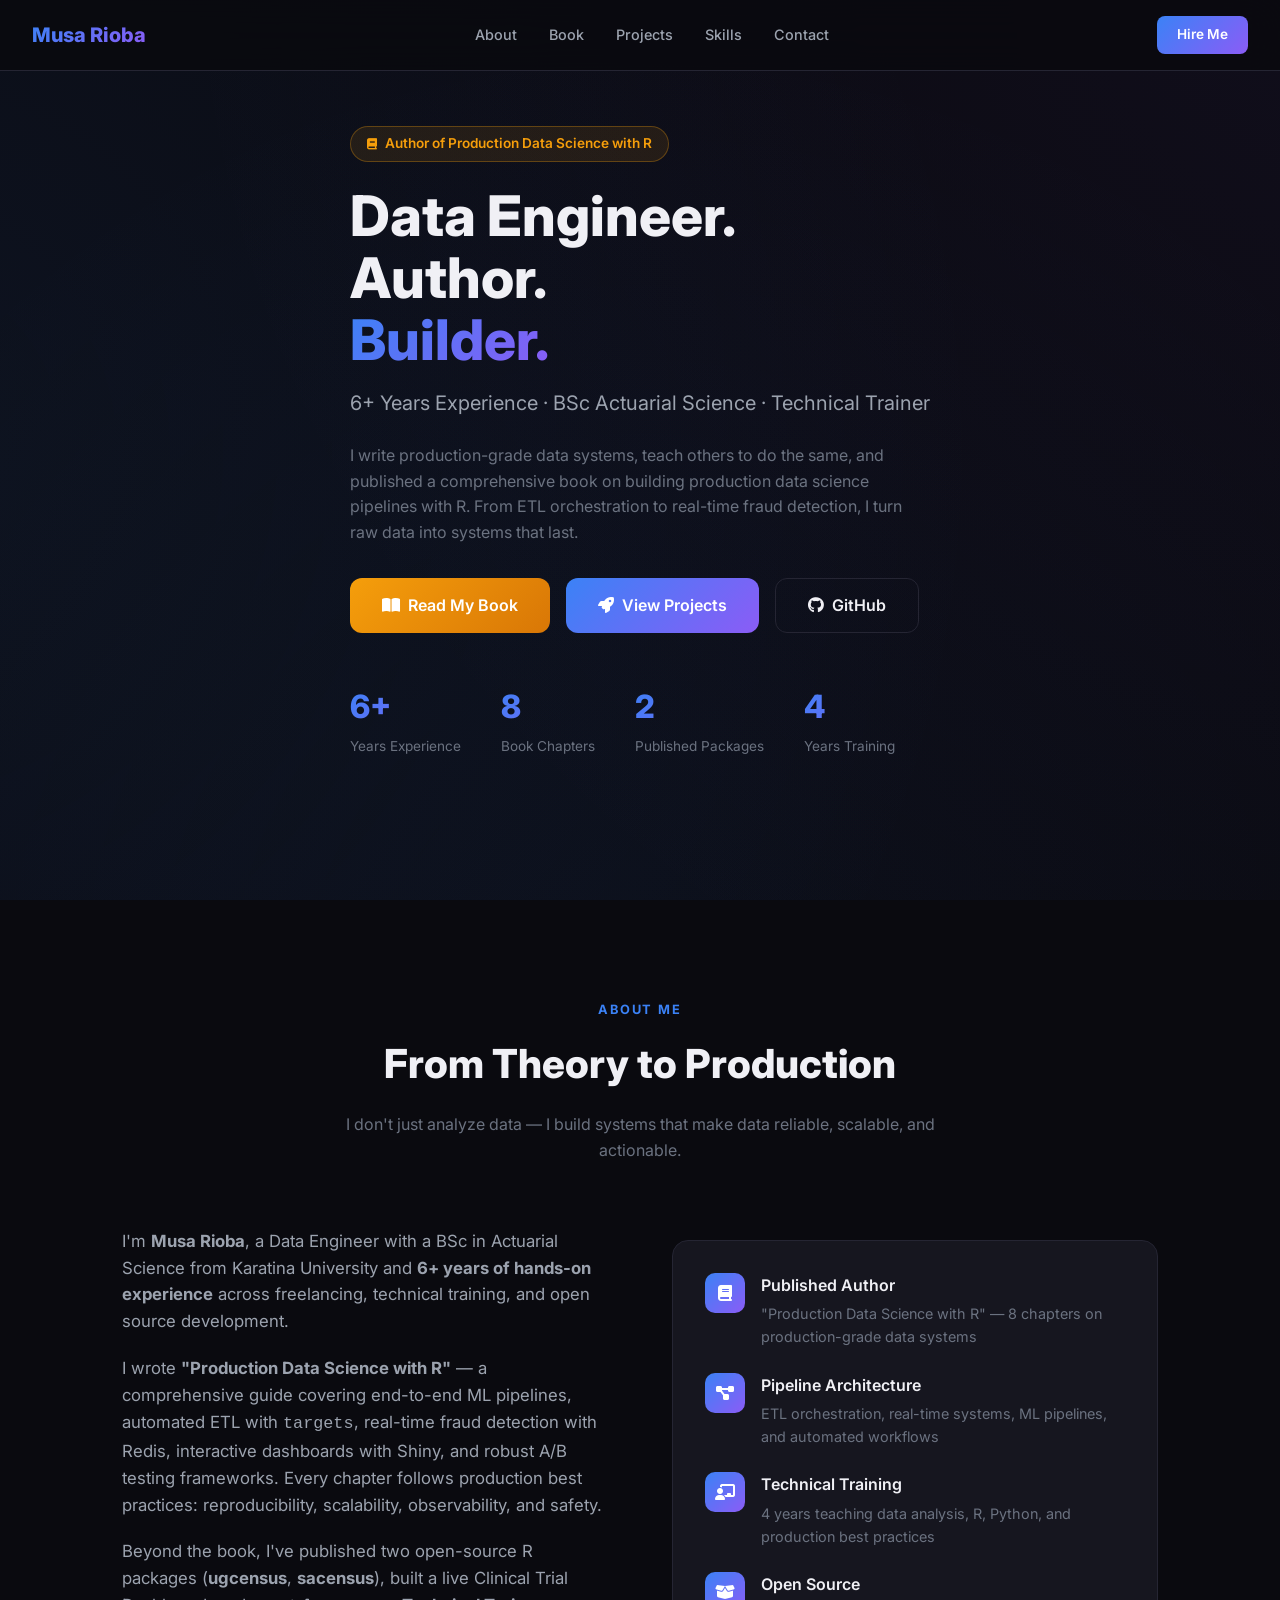
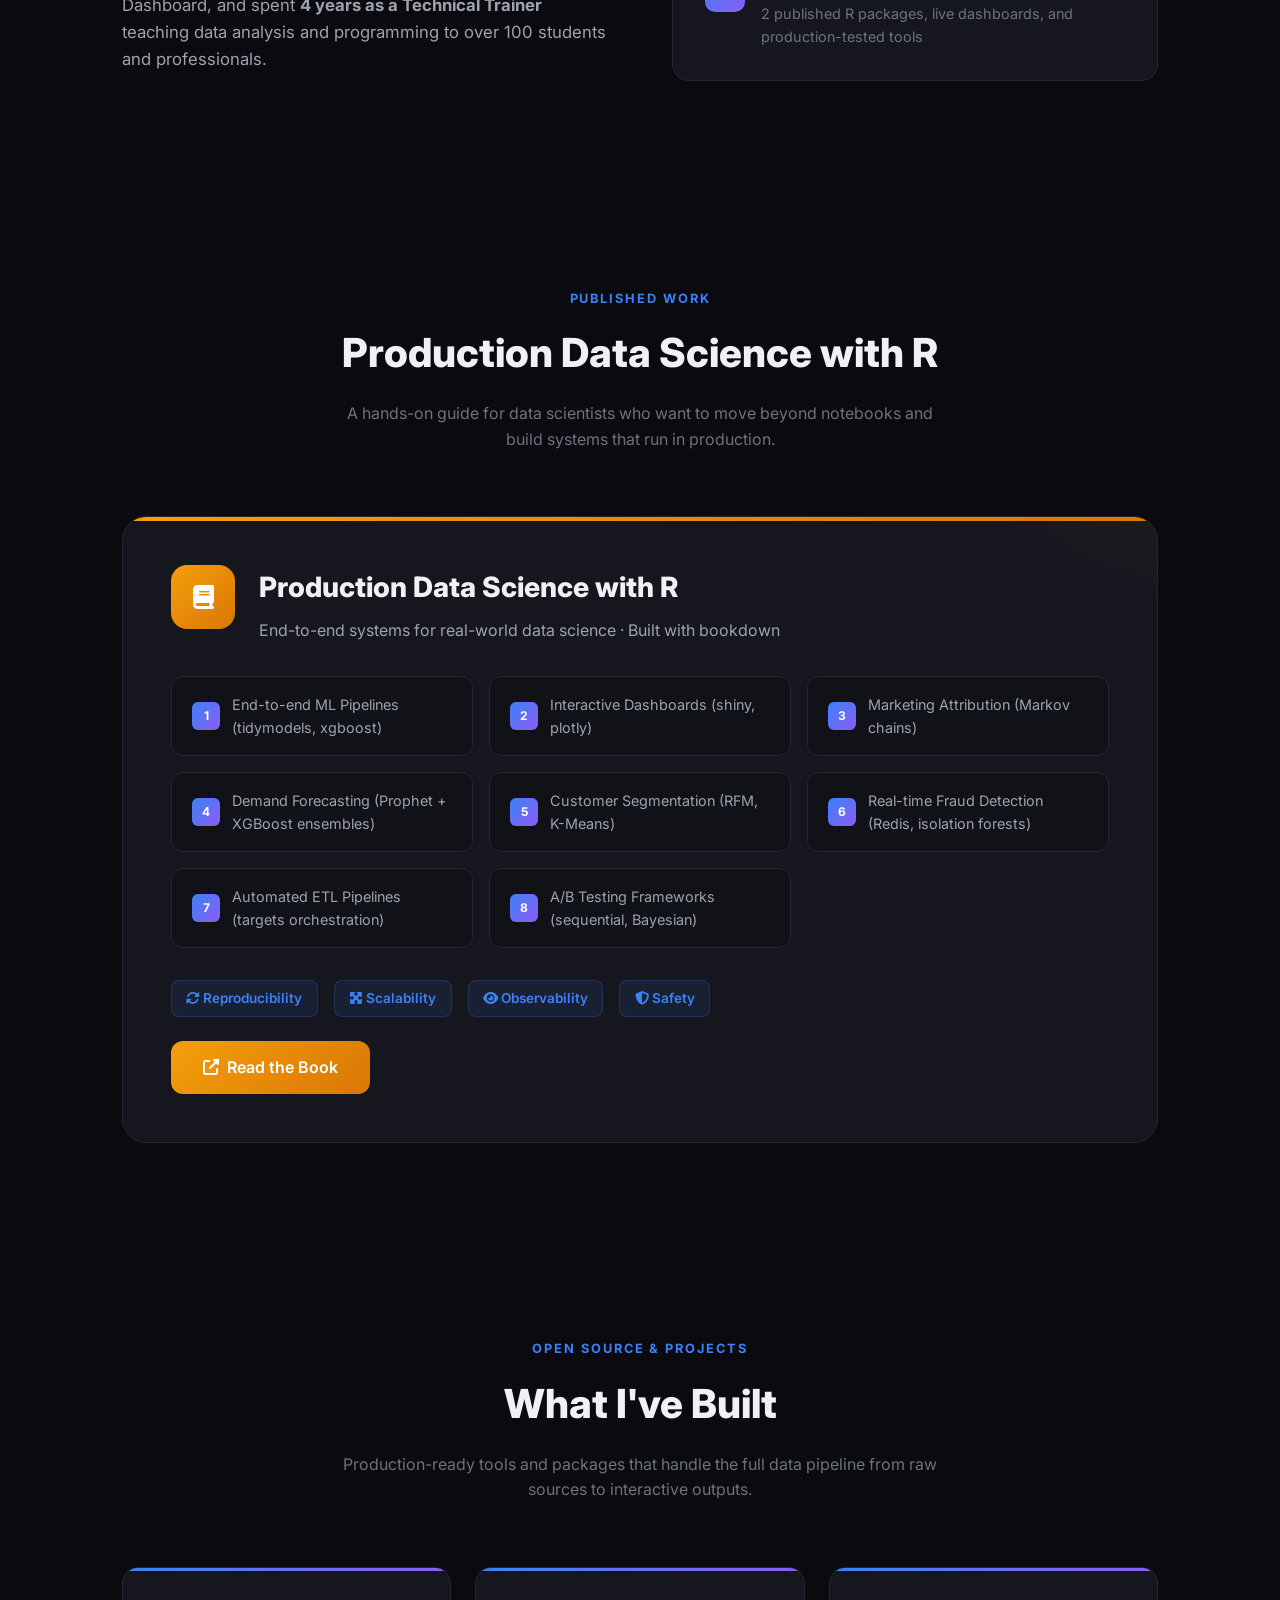
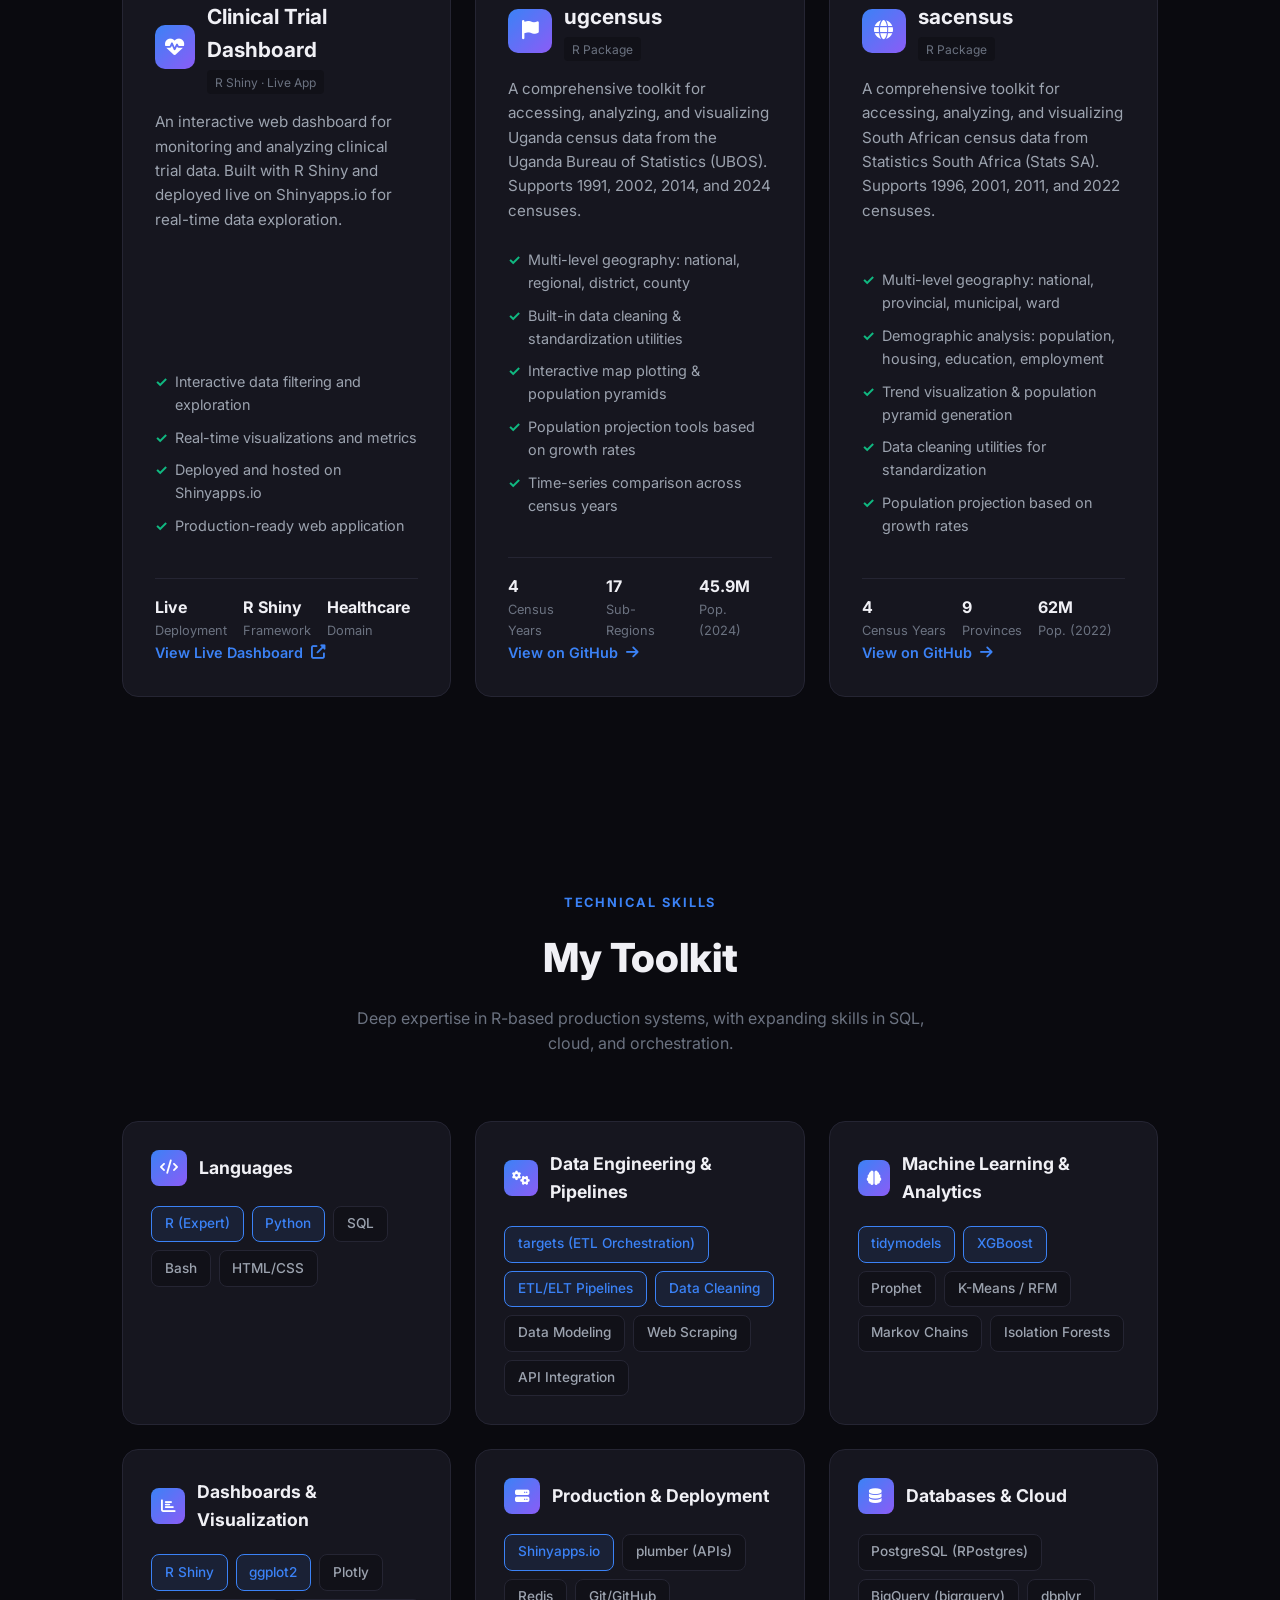
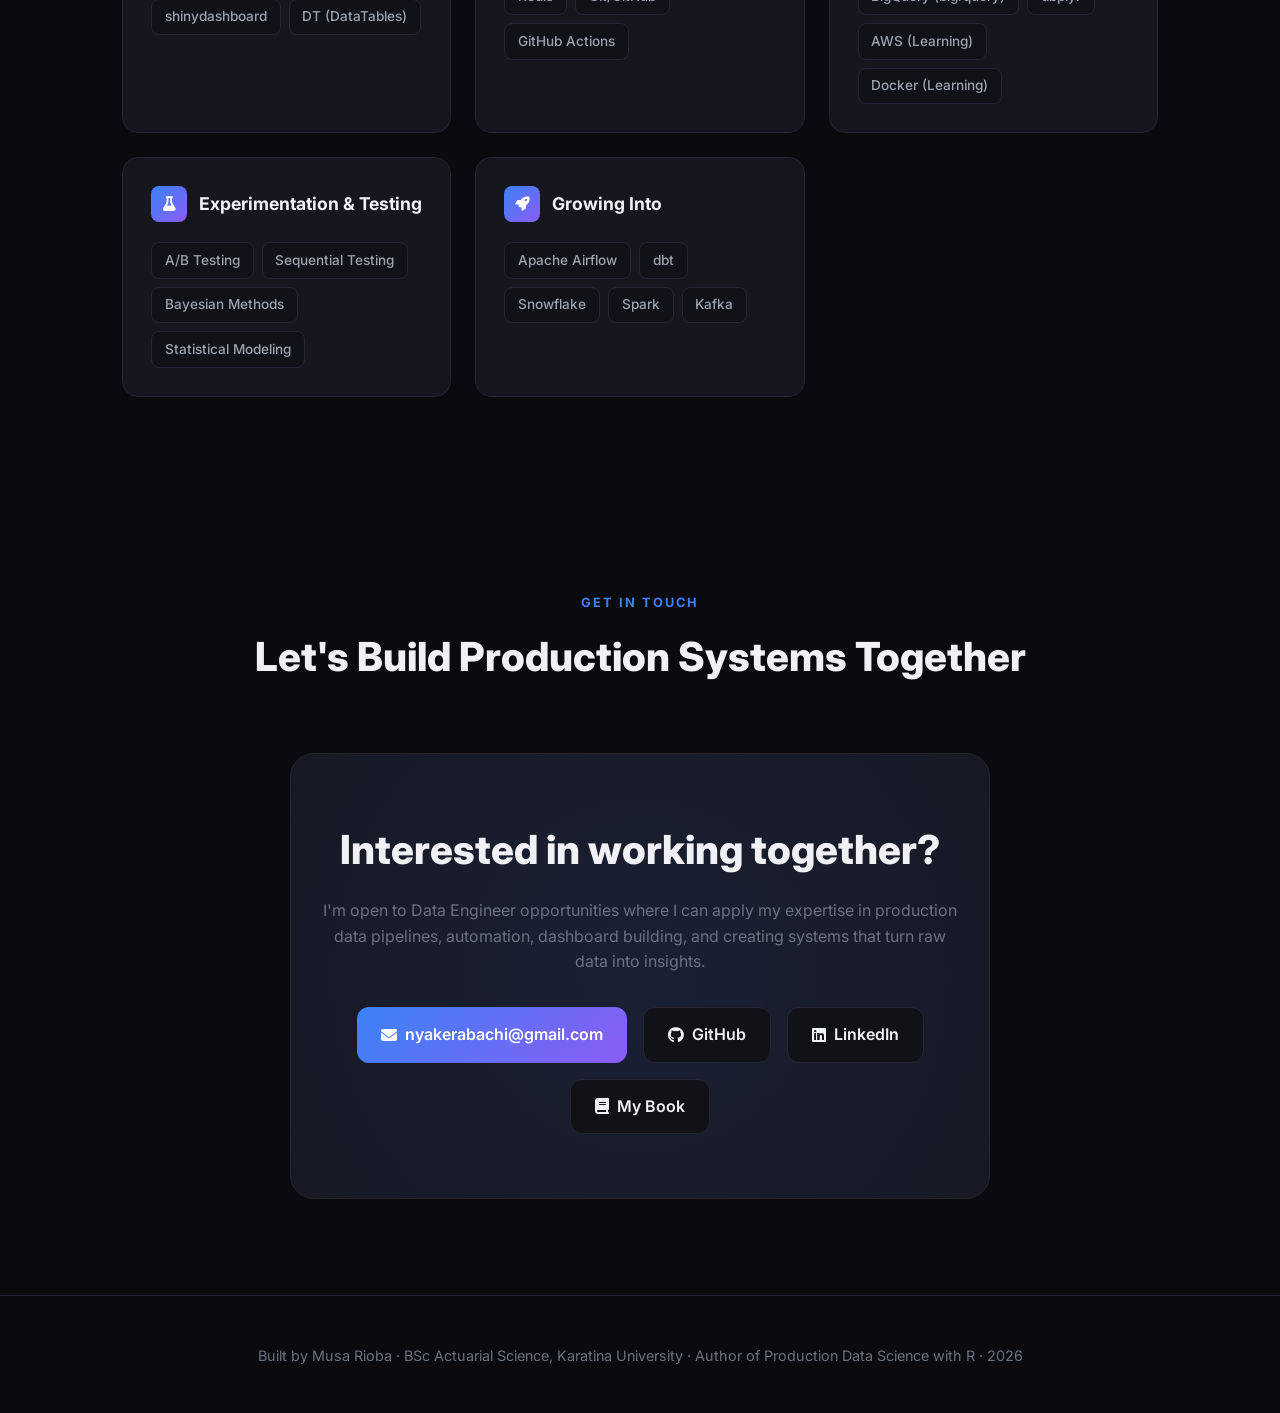
<file: Index.html>
<!DOCTYPE html>
<html lang="en">
<head>
    <meta charset="UTF-8">
    <meta name="viewport" content="width=device-width, initial-scale=1.0">
    <title>Musa Rioba — Data Engineer & Author</title>
    <link href="https://fonts.googleapis.com/css2?family=Inter:wght@300;400;500;600;700;800&display=swap" rel="stylesheet">
    <link rel="stylesheet" href="https://cdnjs.cloudflare.com/ajax/libs/font-awesome/6.4.0/css/all.min.css">
    <style>
        :root {
            --bg-primary: #0a0a0f;
            --bg-secondary: #111118;
            --bg-card: #16161f;
            --bg-card-hover: #1c1c28;
            --accent: #3b82f6;
            --accent-glow: rgba(59, 130, 246, 0.3);
            --text-primary: #f0f0f5;
            --text-secondary: #9ca3af;
            --text-muted: #6b7280;
            --border: #252533;
            --success: #10b981;
            --warning: #f59e0b;
            --gradient-start: #3b82f6;
            --gradient-end: #8b5cf6;
        }

        * { margin: 0; padding: 0; box-sizing: border-box; }
        html { scroll-behavior: smooth; }

        body {
            font-family: 'Inter', -apple-system, BlinkMacSystemFont, sans-serif;
            background: var(--bg-primary);
            color: var(--text-primary);
            line-height: 1.6;
            overflow-x: hidden;
        }

        .bg-animation {
            position: fixed;
            top: 0; left: 0;
            width: 100%; height: 100%;
            pointer-events: none;
            z-index: 0;
            overflow: hidden;
        }
        .bg-animation::before {
            content: '';
            position: absolute;
            top: -50%; left: -50%;
            width: 200%; height: 200%;
            background: radial-gradient(circle at 20% 50%, rgba(59, 130, 246, 0.08) 0%, transparent 50%),
                        radial-gradient(circle at 80% 20%, rgba(139, 92, 246, 0.06) 0%, transparent 50%),
                        radial-gradient(circle at 50% 80%, rgba(59, 130, 246, 0.05) 0%, transparent 50%);
            animation: bgFloat 20s ease-in-out infinite;
        }
        @keyframes bgFloat {
            0%, 100% { transform: translate(0, 0) rotate(0deg); }
            33% { transform: translate(30px, -30px) rotate(1deg); }
            66% { transform: translate(-20px, 20px) rotate(-1deg); }
        }

        nav {
            position: fixed;
            top: 0; width: 100%;
            padding: 1rem 2rem;
            background: rgba(10, 10, 15, 0.85);
            backdrop-filter: blur(20px);
            border-bottom: 1px solid var(--border);
            z-index: 1000;
            display: flex;
            justify-content: space-between;
            align-items: center;
        }
        .nav-logo {
            font-weight: 800;
            font-size: 1.25rem;
            background: linear-gradient(135deg, var(--gradient-start), var(--gradient-end));
            -webkit-background-clip: text;
            -webkit-text-fill-color: transparent;
        }
        .nav-links {
            display: flex;
            gap: 2rem;
            list-style: none;
        }
        .nav-links a {
            color: var(--text-secondary);
            text-decoration: none;
            font-weight: 500;
            font-size: 0.9rem;
            transition: color 0.3s;
            position: relative;
        }
        .nav-links a::after {
            content: '';
            position: absolute;
            bottom: -4px; left: 0;
            width: 0; height: 2px;
            background: linear-gradient(90deg, var(--gradient-start), var(--gradient-end));
            transition: width 0.3s;
        }
        .nav-links a:hover { color: var(--text-primary); }
        .nav-links a:hover::after { width: 100%; }
        .nav-cta {
            background: linear-gradient(135deg, var(--gradient-start), var(--gradient-end));
            color: white;
            padding: 0.5rem 1.25rem;
            border-radius: 8px;
            text-decoration: none;
            font-weight: 600;
            font-size: 0.85rem;
            transition: transform 0.3s, box-shadow 0.3s;
        }
        .nav-cta:hover {
            transform: translateY(-2px);
            box-shadow: 0 8px 25px var(--accent-glow);
        }

        .container {
            max-width: 1100px;
            margin: 0 auto;
            padding: 0 2rem;
            position: relative;
            z-index: 1;
        }

        .hero {
            min-height: 100vh;
            display: flex;
            align-items: center;
            padding-top: 80px;
            position: relative;
        }
        .hero-content { max-width: 720px; }
        .hero-badge {
            display: inline-flex;
            align-items: center;
            gap: 0.5rem;
            background: rgba(59, 130, 246, 0.1);
            border: 1px solid rgba(59, 130, 246, 0.3);
            color: var(--accent);
            padding: 0.4rem 1rem;
            border-radius: 100px;
            font-size: 0.85rem;
            font-weight: 600;
            margin-bottom: 1.5rem;
            animation: fadeInUp 0.8s ease-out;
        }
        .hero-badge.book-badge {
            background: rgba(245, 158, 11, 0.1);
            border-color: rgba(245, 158, 11, 0.3);
            color: var(--warning);
        }
        .hero-badge i { font-size: 0.7rem; animation: pulse 2s infinite; }
        @keyframes pulse { 0%, 100% { opacity: 1; } 50% { opacity: 0.5; } }

        .hero h1 {
            font-size: 3.5rem;
            font-weight: 800;
            line-height: 1.1;
            margin-bottom: 1rem;
            animation: fadeInUp 0.8s ease-out 0.1s both;
        }
        .hero h1 .gradient-text {
            background: linear-gradient(135deg, var(--gradient-start), var(--gradient-end));
            -webkit-background-clip: text;
            -webkit-text-fill-color: transparent;
        }
        .hero-subtitle {
            font-size: 1.25rem;
            color: var(--text-secondary);
            margin-bottom: 1.5rem;
            animation: fadeInUp 0.8s ease-out 0.2s both;
        }
        .hero-desc {
            color: var(--text-muted);
            font-size: 1rem;
            max-width: 580px;
            margin-bottom: 2rem;
            animation: fadeInUp 0.8s ease-out 0.3s both;
        }
        .hero-buttons {
            display: flex;
            gap: 1rem;
            flex-wrap: wrap;
            animation: fadeInUp 0.8s ease-out 0.4s both;
        }
        .btn-primary {
            background: linear-gradient(135deg, var(--gradient-start), var(--gradient-end));
            color: white;
            padding: 0.875rem 2rem;
            border-radius: 12px;
            text-decoration: none;
            font-weight: 600;
            display: inline-flex;
            align-items: center;
            gap: 0.5rem;
            transition: transform 0.3s, box-shadow 0.3s;
            border: none;
            cursor: pointer;
            font-size: 1rem;
        }
        .btn-primary:hover {
            transform: translateY(-3px);
            box-shadow: 0 10px 30px var(--accent-glow);
        }
        .btn-secondary {
            background: transparent;
            color: var(--text-primary);
            padding: 0.875rem 2rem;
            border-radius: 12px;
            text-decoration: none;
            font-weight: 600;
            display: inline-flex;
            align-items: center;
            gap: 0.5rem;
            border: 1px solid var(--border);
            transition: all 0.3s;
            font-size: 1rem;
        }
        .btn-secondary:hover {
            border-color: var(--accent);
            background: rgba(59, 130, 246, 0.05);
        }
        .btn-book {
            background: linear-gradient(135deg, #f59e0b, #d97706);
            color: white;
            padding: 0.875rem 2rem;
            border-radius: 12px;
            text-decoration: none;
            font-weight: 600;
            display: inline-flex;
            align-items: center;
            gap: 0.5rem;
            transition: transform 0.3s, box-shadow 0.3s;
            border: none;
            cursor: pointer;
            font-size: 1rem;
        }
        .btn-book:hover {
            transform: translateY(-3px);
            box-shadow: 0 10px 30px rgba(245, 158, 11, 0.3);
        }
        .hero-stats {
            display: flex;
            gap: 2.5rem;
            margin-top: 3rem;
            animation: fadeInUp 0.8s ease-out 0.5s both;
        }
        .stat-item { text-align: left; }
        .stat-number {
            font-size: 2rem;
            font-weight: 800;
            background: linear-gradient(135deg, var(--gradient-start), var(--gradient-end));
            -webkit-background-clip: text;
            -webkit-text-fill-color: transparent;
        }
        .stat-label {
            font-size: 0.85rem;
            color: var(--text-muted);
            margin-top: 0.25rem;
        }
        @keyframes fadeInUp {
            from { opacity: 0; transform: translateY(30px); }
            to { opacity: 1; transform: translateY(0); }
        }

        section { padding: 6rem 0; }
        .section-header {
            text-align: center;
            margin-bottom: 4rem;
        }
        .section-tag {
            display: inline-block;
            color: var(--accent);
            font-weight: 700;
            font-size: 0.8rem;
            letter-spacing: 0.15em;
            text-transform: uppercase;
            margin-bottom: 0.75rem;
        }
        .section-title {
            font-size: 2.5rem;
            font-weight: 800;
            margin-bottom: 1rem;
        }
        .section-desc {
            color: var(--text-muted);
            max-width: 600px;
            margin: 0 auto;
        }

        /* Book Feature Section */
        .book-feature {
            background: var(--bg-card);
            border: 1px solid var(--border);
            border-radius: 24px;
            padding: 3rem;
            position: relative;
            overflow: hidden;
        }
        .book-feature::before {
            content: '';
            position: absolute;
            top: 0; left: 0;
            width: 100%; height: 4px;
            background: linear-gradient(90deg, #f59e0b, #d97706);
        }
        .book-feature::after {
            content: '';
            position: absolute;
            top: -50%; right: -20%;
            width: 400px; height: 400px;
            background: radial-gradient(circle, rgba(245, 158, 11, 0.08) 0%, transparent 70%);
            pointer-events: none;
        }
        .book-header {
            display: flex;
            align-items: flex-start;
            gap: 1.5rem;
            margin-bottom: 2rem;
            position: relative;
        }
        .book-icon {
            width: 64px; height: 64px;
            background: linear-gradient(135deg, #f59e0b, #d97706);
            border-radius: 16px;
            display: flex;
            align-items: center;
            justify-content: center;
            color: white;
            font-size: 1.5rem;
            flex-shrink: 0;
        }
        .book-title {
            font-size: 1.75rem;
            font-weight: 800;
            margin-bottom: 0.5rem;
        }
        .book-subtitle {
            color: var(--text-secondary);
            font-size: 1rem;
        }
        .book-chapters {
            display: grid;
            grid-template-columns: repeat(auto-fit, minmax(250px, 1fr));
            gap: 1rem;
            margin-bottom: 2rem;
            position: relative;
        }
        .chapter-item {
            background: var(--bg-secondary);
            border: 1px solid var(--border);
            border-radius: 12px;
            padding: 1rem 1.25rem;
            display: flex;
            align-items: center;
            gap: 0.75rem;
        }
        .chapter-num {
            width: 28px; height: 28px;
            background: linear-gradient(135deg, var(--gradient-start), var(--gradient-end));
            border-radius: 6px;
            display: flex;
            align-items: center;
            justify-content: center;
            color: white;
            font-size: 0.75rem;
            font-weight: 700;
            flex-shrink: 0;
        }
        .chapter-text {
            font-size: 0.9rem;
            color: var(--text-secondary);
        }
        .book-principles {
            display: flex;
            gap: 1rem;
            flex-wrap: wrap;
            position: relative;
        }
        .principle-tag {
            background: rgba(59, 130, 246, 0.1);
            border: 1px solid rgba(59, 130, 246, 0.2);
            color: var(--accent);
            padding: 0.4rem 0.9rem;
            border-radius: 8px;
            font-size: 0.85rem;
            font-weight: 600;
        }

        .about-grid {
            display: grid;
            grid-template-columns: 1fr 1fr;
            gap: 4rem;
            align-items: center;
        }
        .about-text p {
            color: var(--text-secondary);
            margin-bottom: 1.25rem;
            font-size: 1.05rem;
        }
        .about-highlight {
            background: var(--bg-card);
            border: 1px solid var(--border);
            border-radius: 16px;
            padding: 2rem;
        }
        .highlight-item {
            display: flex;
            align-items: flex-start;
            gap: 1rem;
            margin-bottom: 1.5rem;
        }
        .highlight-item:last-child { margin-bottom: 0; }
        .highlight-icon {
            width: 40px; height: 40px;
            background: linear-gradient(135deg, var(--gradient-start), var(--gradient-end));
            border-radius: 10px;
            display: flex;
            align-items: center;
            justify-content: center;
            color: white;
            font-size: 1rem;
            flex-shrink: 0;
        }
        .highlight-content h4 {
            font-weight: 600;
            margin-bottom: 0.25rem;
        }
        .highlight-content p {
            color: var(--text-muted);
            font-size: 0.9rem;
            margin: 0;
        }

        .projects-grid {
            display: grid;
            grid-template-columns: repeat(auto-fit, minmax(320px, 1fr));
            gap: 1.5rem;
        }
        .project-card {
            background: var(--bg-card);
            border: 1px solid var(--border);
            border-radius: 16px;
            padding: 2rem;
            transition: transform 0.3s, border-color 0.3s;
            position: relative;
            overflow: hidden;
            display: flex;
            flex-direction: column;
        }
        .project-card:hover {
            transform: translateY(-5px);
            border-color: rgba(59, 130, 246, 0.3);
        }
        .project-card::before {
            content: '';
            position: absolute;
            top: 0; left: 0;
            width: 100%; height: 3px;
            background: linear-gradient(90deg, var(--gradient-start), var(--gradient-end));
        }
        .project-header {
            display: flex;
            align-items: center;
            gap: 0.75rem;
            margin-bottom: 1rem;
        }
        .project-icon {
            width: 44px; height: 44px;
            background: linear-gradient(135deg, var(--gradient-start), var(--gradient-end));
            border-radius: 10px;
            display: flex;
            align-items: center;
            justify-content: center;
            color: white;
            font-size: 1.2rem;
        }
        .project-title {
            font-size: 1.3rem;
            font-weight: 700;
        }
        .project-lang {
            font-size: 0.75rem;
            color: var(--text-muted);
            background: var(--bg-secondary);
            padding: 0.15rem 0.5rem;
            border-radius: 4px;
            display: inline-block;
            margin-top: 0.25rem;
        }
        .project-desc {
            color: var(--text-secondary);
            font-size: 0.95rem;
            margin-bottom: 1.25rem;
            flex-grow: 1;
        }
        .project-features {
            list-style: none;
            margin-bottom: 1.25rem;
        }
        .project-features li {
            color: var(--text-secondary);
            padding: 0.3rem 0;
            padding-left: 1.25rem;
            position: relative;
            font-size: 0.9rem;
        }
        .project-features li::before {
            content: '✓';
            position: absolute;
            left: 0;
            color: var(--success);
            font-weight: bold;
        }
        .project-link {
            display: inline-flex;
            align-items: center;
            gap: 0.5rem;
            color: var(--accent);
            text-decoration: none;
            font-weight: 600;
            font-size: 0.9rem;
            transition: gap 0.3s;
        }
        .project-link:hover { gap: 0.75rem; }
        .project-stats {
            display: flex;
            gap: 1rem;
            margin-top: 1rem;
            padding-top: 1rem;
            border-top: 1px solid var(--border);
        }
        .project-stat {
            font-size: 0.8rem;
            color: var(--text-muted);
        }
        .project-stat strong {
            color: var(--text-primary);
            display: block;
            font-size: 1rem;
        }

        .skills-grid {
            display: grid;
            grid-template-columns: repeat(auto-fit, minmax(280px, 1fr));
            gap: 1.5rem;
        }
        .skill-category {
            background: var(--bg-card);
            border: 1px solid var(--border);
            border-radius: 16px;
            padding: 1.75rem;
            transition: transform 0.3s, border-color 0.3s;
        }
        .skill-category:hover {
            transform: translateY(-5px);
            border-color: rgba(59, 130, 246, 0.3);
        }
        .skill-category-header {
            display: flex;
            align-items: center;
            gap: 0.75rem;
            margin-bottom: 1.25rem;
        }
        .skill-category-icon {
            width: 36px; height: 36px;
            background: linear-gradient(135deg, var(--gradient-start), var(--gradient-end));
            border-radius: 8px;
            display: flex;
            align-items: center;
            justify-content: center;
            color: white;
            font-size: 0.9rem;
        }
        .skill-category h3 {
            font-size: 1.1rem;
            font-weight: 700;
        }
        .skill-tags {
            display: flex;
            flex-wrap: wrap;
            gap: 0.5rem;
        }
        .skill-tag {
            background: var(--bg-secondary);
            border: 1px solid var(--border);
            color: var(--text-secondary);
            padding: 0.4rem 0.8rem;
            border-radius: 8px;
            font-size: 0.85rem;
            font-weight: 500;
            transition: all 0.3s;
        }
        .skill-tag:hover {
            border-color: var(--accent);
            color: var(--text-primary);
            background: rgba(59, 130, 246, 0.1);
        }
        .skill-tag.highlight {
            border-color: var(--accent);
            color: var(--accent);
            background: rgba(59, 130, 246, 0.1);
        }

        .contact-section { text-align: center; }
        .contact-card {
            background: var(--bg-card);
            border: 1px solid var(--border);
            border-radius: 24px;
            padding: 4rem 2rem;
            max-width: 700px;
            margin: 0 auto;
            position: relative;
            overflow: hidden;
        }
        .contact-card::before {
            content: '';
            position: absolute;
            top: -50%; left: -50%;
            width: 200%; height: 200%;
            background: radial-gradient(circle at 50% 50%, rgba(59, 130, 246, 0.1) 0%, transparent 60%);
            pointer-events: none;
        }
        .contact-card h2 {
            font-size: 2.5rem;
            font-weight: 800;
            margin-bottom: 1rem;
            position: relative;
        }
        .contact-card p {
            color: var(--text-muted);
            margin-bottom: 2rem;
            position: relative;
        }
        .contact-buttons {
            display: flex;
            gap: 1rem;
            justify-content: center;
            flex-wrap: wrap;
            position: relative;
        }
        .contact-btn {
            display: inline-flex;
            align-items: center;
            gap: 0.5rem;
            padding: 0.875rem 1.5rem;
            border-radius: 12px;
            text-decoration: none;
            font-weight: 600;
            transition: all 0.3s;
            border: 1px solid var(--border);
            color: var(--text-primary);
            background: var(--bg-secondary);
        }
        .contact-btn:hover {
            border-color: var(--accent);
            background: rgba(59, 130, 246, 0.1);
            transform: translateY(-2px);
        }
        .contact-btn.email {
            background: linear-gradient(135deg, var(--gradient-start), var(--gradient-end));
            color: white;
            border: none;
        }
        .contact-btn.email:hover {
            box-shadow: 0 8px 25px var(--accent-glow);
        }

        footer {
            text-align: center;
            padding: 3rem 2rem;
            border-top: 1px solid var(--border);
            color: var(--text-muted);
            font-size: 0.9rem;
        }

        .fade-in {
            opacity: 0;
            transform: translateY(30px);
            transition: opacity 0.6s ease-out, transform 0.6s ease-out;
        }
        .fade-in.visible {
            opacity: 1;
            transform: translateY(0);
        }

        @media (max-width: 768px) {
            .hero h1 { font-size: 2.25rem; }
            .about-grid { grid-template-columns: 1fr; gap: 2rem; }
            .nav-links { display: none; }
            .hero-stats { gap: 1.5rem; }
            .book-header { flex-direction: column; }
            .hero-buttons { flex-direction: column; }
            .btn-primary, .btn-secondary, .btn-book { width: 100%; justify-content: center; }
        }
    </style>
</head>
<body>
    <div class="bg-animation"></div>

    <nav>
        <div class="nav-logo">Musa Rioba</div>
        <ul class="nav-links">
            <li><a href="#about">About</a></li>
            <li><a href="#book">Book</a></li>
            <li><a href="#projects">Projects</a></li>
            <li><a href="#skills">Skills</a></li>
            <li><a href="#contact">Contact</a></li>
        </ul>
        <a href="#contact" class="nav-cta">Hire Me</a>
    </nav>

    <!-- Hero -->
    <section class="hero">
        <div class="container">
            <div class="hero-content">
                <div class="hero-badge book-badge">
                    <i class="fas fa-book"></i>
                    Author of Production Data Science with R
                </div>
                <h1>
                    Data Engineer.<br>
                    Author.<br>
                    <span class="gradient-text">Builder.</span>
                </h1>
                <p class="hero-subtitle">6+ Years Experience · BSc Actuarial Science · Technical Trainer</p>
                <p class="hero-desc">
                    I write production-grade data systems, teach others to do the same, and published 
                    a comprehensive book on building production data science pipelines with R. 
                    From ETL orchestration to real-time fraud detection, I turn raw data into systems that last.
                </p>
                <div class="hero-buttons">
                    <a href="https://fantastic-alfajores-5f5b96.netlify.app/" target="_blank" class="btn-book">
                        <i class="fas fa-book-open"></i>
                        Read My Book
                    </a>
                    <a href="#projects" class="btn-primary">
                        <i class="fas fa-rocket"></i>
                        View Projects
                    </a>
                    <a href="https://github.com/musanyaks" target="_blank" class="btn-secondary">
                        <i class="fab fa-github"></i>
                        GitHub
                    </a>
                </div>
                <div class="hero-stats">
                    <div class="stat-item">
                        <div class="stat-number">6+</div>
                        <div class="stat-label">Years Experience</div>
                    </div>
                    <div class="stat-item">
                        <div class="stat-number">8</div>
                        <div class="stat-label">Book Chapters</div>
                    </div>
                    <div class="stat-item">
                        <div class="stat-number">2</div>
                        <div class="stat-label">Published Packages</div>
                    </div>
                    <div class="stat-item">
                        <div class="stat-number">4</div>
                        <div class="stat-label">Years Training</div>
                    </div>
                </div>
            </div>
        </div>
    </section>

    <!-- About -->
    <section id="about">
        <div class="container">
            <div class="section-header fade-in">
                <div class="section-tag">About Me</div>
                <h2 class="section-title">From Theory to Production</h2>
                <p class="section-desc">
                    I don't just analyze data — I build systems that make data reliable, scalable, and actionable.
                </p>
            </div>
            <div class="about-grid">
                <div class="about-text fade-in">
                    <p>
                        I'm <strong>Musa Rioba</strong>, a Data Engineer with a BSc in Actuarial Science from 
                        Karatina University and <strong>6+ years of hands-on experience</strong> across freelancing, 
                        technical training, and open source development.
                    </p>
                    <p>
                        I wrote <strong>"Production Data Science with R"</strong> — a comprehensive guide covering 
                        end-to-end ML pipelines, automated ETL with <code>targets</code>, real-time fraud detection 
                        with Redis, interactive dashboards with Shiny, and robust A/B testing frameworks. 
                        Every chapter follows production best practices: reproducibility, scalability, observability, and safety.
                    </p>
                    <p>
                        Beyond the book, I've published two open-source R packages (<strong>ugcensus</strong>, 
                        <strong>sacensus</strong>), built a live Clinical Trial Dashboard, and spent 
                        <strong>4 years as a Technical Trainer</strong> teaching data analysis and programming 
                        to over 100 students and professionals.
                    </p>
                </div>
                <div class="about-highlight fade-in">
                    <div class="highlight-item">
                        <div class="highlight-icon"><i class="fas fa-book"></i></div>
                        <div class="highlight-content">
                            <h4>Published Author</h4>
                            <p>"Production Data Science with R" — 8 chapters on production-grade data systems</p>
                        </div>
                    </div>
                    <div class="highlight-item">
                        <div class="highlight-icon"><i class="fas fa-project-diagram"></i></div>
                        <div class="highlight-content">
                            <h4>Pipeline Architecture</h4>
                            <p>ETL orchestration, real-time systems, ML pipelines, and automated workflows</p>
                        </div>
                    </div>
                    <div class="highlight-item">
                        <div class="highlight-icon"><i class="fas fa-chalkboard-teacher"></i></div>
                        <div class="highlight-content">
                            <h4>Technical Training</h4>
                            <p>4 years teaching data analysis, R, Python, and production best practices</p>
                        </div>
                    </div>
                    <div class="highlight-item">
                        <div class="highlight-icon"><i class="fas fa-box-open"></i></div>
                        <div class="highlight-content">
                            <h4>Open Source</h4>
                            <p>2 published R packages, live dashboards, and production-tested tools</p>
                        </div>
                    </div>
                </div>
            </div>
        </div>
    </section>

    <!-- Book Section -->
    <section id="book">
        <div class="container">
            <div class="section-header fade-in">
                <div class="section-tag">Published Work</div>
                <h2 class="section-title">Production Data Science with R</h2>
                <p class="section-desc">
                    A hands-on guide for data scientists who want to move beyond notebooks and build systems that run in production.
                </p>
            </div>
            <div class="book-feature fade-in">
                <div class="book-header">
                    <div class="book-icon"><i class="fas fa-book"></i></div>
                    <div>
                        <div class="book-title">Production Data Science with R</div>
                        <div class="book-subtitle">End-to-end systems for real-world data science · Built with bookdown</div>
                    </div>
                </div>
                <div class="book-chapters">
                    <div class="chapter-item">
                        <div class="chapter-num">1</div>
                        <div class="chapter-text">End-to-end ML Pipelines (tidymodels, xgboost)</div>
                    </div>
                    <div class="chapter-item">
                        <div class="chapter-num">2</div>
                        <div class="chapter-text">Interactive Dashboards (shiny, plotly)</div>
                    </div>
                    <div class="chapter-item">
                        <div class="chapter-num">3</div>
                        <div class="chapter-text">Marketing Attribution (Markov chains)</div>
                    </div>
                    <div class="chapter-item">
                        <div class="chapter-num">4</div>
                        <div class="chapter-text">Demand Forecasting (Prophet + XGBoost ensembles)</div>
                    </div>
                    <div class="chapter-item">
                        <div class="chapter-num">5</div>
                        <div class="chapter-text">Customer Segmentation (RFM, K-Means)</div>
                    </div>
                    <div class="chapter-item">
                        <div class="chapter-num">6</div>
                        <div class="chapter-text">Real-time Fraud Detection (Redis, isolation forests)</div>
                    </div>
                    <div class="chapter-item">
                        <div class="chapter-num">7</div>
                        <div class="chapter-text">Automated ETL Pipelines (targets orchestration)</div>
                    </div>
                    <div class="chapter-item">
                        <div class="chapter-num">8</div>
                        <div class="chapter-text">A/B Testing Frameworks (sequential, Bayesian)</div>
                    </div>
                </div>
                <div class="book-principles">
                    <span class="principle-tag"><i class="fas fa-sync-alt"></i> Reproducibility</span>
                    <span class="principle-tag"><i class="fas fa-expand-arrows-alt"></i> Scalability</span>
                    <span class="principle-tag"><i class="fas fa-eye"></i> Observability</span>
                    <span class="principle-tag"><i class="fas fa-shield-alt"></i> Safety</span>
                </div>
                <div style="margin-top: 1.5rem;">
                    <a href="https://fantastic-alfajores-5f5b96.netlify.app/" target="_blank" class="btn-book" style="display: inline-flex;">
                        <i class="fas fa-external-link-alt"></i>
                        Read the Book
                    </a>
                </div>
            </div>
        </div>
    </section>

    <!-- Projects Section -->
    <section id="projects">
        <div class="container">
            <div class="section-header fade-in">
                <div class="section-tag">Open Source & Projects</div>
                <h2 class="section-title">What I've Built</h2>
                <p class="section-desc">
                    Production-ready tools and packages that handle the full data pipeline from raw sources to interactive outputs.
                </p>
            </div>
            <div class="projects-grid">
                <!-- Clinical Trial Dashboard -->
                <div class="project-card fade-in">
                    <div class="project-header">
                        <div class="project-icon"><i class="fas fa-heartbeat"></i></div>
                        <div>
                            <div class="project-title">Clinical Trial Dashboard</div>
                            <span class="project-lang">R Shiny · Live App</span>
                        </div>
                    </div>
                    <p class="project-desc">
                        An interactive web dashboard for monitoring and analyzing clinical trial data. 
                        Built with R Shiny and deployed live on Shinyapps.io for real-time data exploration.
                    </p>
                    <ul class="project-features">
                        <li>Interactive data filtering and exploration</li>
                        <li>Real-time visualizations and metrics</li>
                        <li>Deployed and hosted on Shinyapps.io</li>
                        <li>Production-ready web application</li>
                    </ul>
                    <div class="project-stats">
                        <div class="project-stat"><strong>Live</strong>Deployment</div>
                        <div class="project-stat"><strong>R Shiny</strong>Framework</div>
                        <div class="project-stat"><strong>Healthcare</strong>Domain</div>
                    </div>
                    <a href="https://musanyaks.shinyapps.io/clinical-trial-dashboard/" target="_blank" class="project-link">
                        View Live Dashboard <i class="fas fa-external-link-alt"></i>
                    </a>
                </div>

                <!-- ugcensus -->
                <div class="project-card fade-in">
                    <div class="project-header">
                        <div class="project-icon"><i class="fas fa-flag"></i></div>
                        <div>
                            <div class="project-title">ugcensus</div>
                            <span class="project-lang">R Package</span>
                        </div>
                    </div>
                    <p class="project-desc">
                        A comprehensive toolkit for accessing, analyzing, and visualizing Uganda census data 
                        from the Uganda Bureau of Statistics (UBOS). Supports 1991, 2002, 2014, and 2024 censuses.
                    </p>
                    <ul class="project-features">
                        <li>Multi-level geography: national, regional, district, county</li>
                        <li>Built-in data cleaning & standardization utilities</li>
                        <li>Interactive map plotting & population pyramids</li>
                        <li>Population projection tools based on growth rates</li>
                        <li>Time-series comparison across census years</li>
                    </ul>
                    <div class="project-stats">
                        <div class="project-stat"><strong>4</strong>Census Years</div>
                        <div class="project-stat"><strong>17</strong>Sub-Regions</div>
                        <div class="project-stat"><strong>45.9M</strong>Pop. (2024)</div>
                    </div>
                    <a href="https://github.com/musanyaks/ugcensus" target="_blank" class="project-link">
                        View on GitHub <i class="fas fa-arrow-right"></i>
                    </a>
                </div>

                <!-- sacensus -->
                <div class="project-card fade-in">
                    <div class="project-header">
                        <div class="project-icon"><i class="fas fa-globe"></i></div>
                        <div>
                            <div class="project-title">sacensus</div>
                            <span class="project-lang">R Package</span>
                        </div>
                    </div>
                    <p class="project-desc">
                        A comprehensive toolkit for accessing, analyzing, and visualizing South African census data 
                        from Statistics South Africa (Stats SA). Supports 1996, 2001, 2011, and 2022 censuses.
                    </p>
                    <ul class="project-features">
                        <li>Multi-level geography: national, provincial, municipal, ward</li>
                        <li>Demographic analysis: population, housing, education, employment</li>
                        <li>Trend visualization & population pyramid generation</li>
                        <li>Data cleaning utilities for standardization</li>
                        <li>Population projection based on growth rates</li>
                    </ul>
                    <div class="project-stats">
                        <div class="project-stat"><strong>4</strong>Census Years</div>
                        <div class="project-stat"><strong>9</strong>Provinces</div>
                        <div class="project-stat"><strong>62M</strong>Pop. (2022)</div>
                    </div>
                    <a href="https://github.com/musanyaks/sacensus" target="_blank" class="project-link">
                        View on GitHub <i class="fas fa-arrow-right"></i>
                    </a>
                </div>
            </div>
        </div>
    </section>

    <!-- Skills -->
    <section id="skills">
        <div class="container">
            <div class="section-header fade-in">
                <div class="section-tag">Technical Skills</div>
                <h2 class="section-title">My Toolkit</h2>
                <p class="section-desc">
                    Deep expertise in R-based production systems, with expanding skills in SQL, cloud, and orchestration.
                </p>
            </div>
            <div class="skills-grid">
                <div class="skill-category fade-in">
                    <div class="skill-category-header">
                        <div class="skill-category-icon"><i class="fas fa-code"></i></div>
                        <h3>Languages</h3>
                    </div>
                    <div class="skill-tags">
                        <span class="skill-tag highlight">R (Expert)</span>
                        <span class="skill-tag highlight">Python</span>
                        <span class="skill-tag">SQL</span>
                        <span class="skill-tag">Bash</span>
                        <span class="skill-tag">HTML/CSS</span>
                    </div>
                </div>

                <div class="skill-category fade-in">
                    <div class="skill-category-header">
                        <div class="skill-category-icon"><i class="fas fa-cogs"></i></div>
                        <h3>Data Engineering & Pipelines</h3>
                    </div>
                    <div class="skill-tags">
                        <span class="skill-tag highlight">targets (ETL Orchestration)</span>
                        <span class="skill-tag highlight">ETL/ELT Pipelines</span>
                        <span class="skill-tag highlight">Data Cleaning</span>
                        <span class="skill-tag">Data Modeling</span>
                        <span class="skill-tag">Web Scraping</span>
                        <span class="skill-tag">API Integration</span>
                    </div>
                </div>

                <div class="skill-category fade-in">
                    <div class="skill-category-header">
                        <div class="skill-category-icon"><i class="fas fa-brain"></i></div>
                        <h3>Machine Learning & Analytics</h3>
                    </div>
                    <div class="skill-tags">
                        <span class="skill-tag highlight">tidymodels</span>
                        <span class="skill-tag highlight">XGBoost</span>
                        <span class="skill-tag">Prophet</span>
                        <span class="skill-tag">K-Means / RFM</span>
                        <span class="skill-tag">Markov Chains</span>
                        <span class="skill-tag">Isolation Forests</span>
                    </div>
                </div>

                <div class="skill-category fade-in">
                    <div class="skill-category-header">
                        <div class="skill-category-icon"><i class="fas fa-chart-bar"></i></div>
                        <h3>Dashboards & Visualization</h3>
                    </div>
                    <div class="skill-tags">
                        <span class="skill-tag highlight">R Shiny</span>
                        <span class="skill-tag highlight">ggplot2</span>
                        <span class="skill-tag">Plotly</span>
                        <span class="skill-tag">shinydashboard</span>
                        <span class="skill-tag">DT (DataTables)</span>
                    </div>
                </div>

                <div class="skill-category fade-in">
                    <div class="skill-category-header">
                        <div class="skill-category-icon"><i class="fas fa-server"></i></div>
                        <h3>Production & Deployment</h3>
                    </div>
                    <div class="skill-tags">
                        <span class="skill-tag highlight">Shinyapps.io</span>
                        <span class="skill-tag">plumber (APIs)</span>
                        <span class="skill-tag">Redis</span>
                        <span class="skill-tag">Git/GitHub</span>
                        <span class="skill-tag">GitHub Actions</span>
                    </div>
                </div>

                <div class="skill-category fade-in">
                    <div class="skill-category-header">
                        <div class="skill-category-icon"><i class="fas fa-database"></i></div>
                        <h3>Databases & Cloud</h3>
                    </div>
                    <div class="skill-tags">
                        <span class="skill-tag">PostgreSQL (RPostgres)</span>
                        <span class="skill-tag">BigQuery (bigrquery)</span>
                        <span class="skill-tag">dbplyr</span>
                        <span class="skill-tag">AWS (Learning)</span>
                        <span class="skill-tag">Docker (Learning)</span>
                    </div>
                </div>

                <div class="skill-category fade-in">
                    <div class="skill-category-header">
                        <div class="skill-category-icon"><i class="fas fa-flask"></i></div>
                        <h3>Experimentation & Testing</h3>
                    </div>
                    <div class="skill-tags">
                        <span class="skill-tag">A/B Testing</span>
                        <span class="skill-tag">Sequential Testing</span>
                        <span class="skill-tag">Bayesian Methods</span>
                        <span class="skill-tag">Statistical Modeling</span>
                    </div>
                </div>

                <div class="skill-category fade-in">
                    <div class="skill-category-header">
                        <div class="skill-category-icon"><i class="fas fa-rocket"></i></div>
                        <h3>Growing Into</h3>
                    </div>
                    <div class="skill-tags">
                        <span class="skill-tag">Apache Airflow</span>
                        <span class="skill-tag">dbt</span>
                        <span class="skill-tag">Snowflake</span>
                        <span class="skill-tag">Spark</span>
                        <span class="skill-tag">Kafka</span>
                    </div>
                </div>
            </div>
        </div>
    </section>

    <!-- Contact -->
    <section id="contact" class="contact-section">
        <div class="container">
            <div class="section-header fade-in">
                <div class="section-tag">Get In Touch</div>
                <h2 class="section-title">Let's Build Production Systems Together</h2>
            </div>
            <div class="contact-card fade-in">
                <h2>Interested in working together?</h2>
                <p>
                    I'm open to Data Engineer opportunities where I can apply my expertise in 
                    production data pipelines, automation, dashboard building, and creating systems that turn raw data into insights.
                </p>
                <div class="contact-buttons">
                    <a href="mailto:nyakerabachi@gmail.com" class="contact-btn email">
                        <i class="fas fa-envelope"></i>
                        nyakerabachi@gmail.com
                    </a>
                    <a href="https://github.com/musanyaks" target="_blank" class="contact-btn">
                        <i class="fab fa-github"></i>
                        GitHub
                    </a>
                    <a href="https://www.linkedin.com/in/musarioba/" target="_blank" class="contact-btn">
                        <i class="fab fa-linkedin"></i>
                        LinkedIn
                    </a>
                    <a href="https://fantastic-alfajores-5f5b96.netlify.app/" target="_blank" class="contact-btn">
                        <i class="fas fa-book"></i>
                        My Book
                    </a>
                </div>
            </div>
        </div>
    </section>

    <footer>
        <div class="container">
            <p>Built by Musa Rioba &middot; BSc Actuarial Science, Karatina University &middot; Author of Production Data Science with R &middot; 2026</p>
        </div>
    </footer>

    <script>
        const observer = new IntersectionObserver((entries) => {
            entries.forEach(entry => {
                if (entry.isIntersecting) entry.target.classList.add('visible');
            });
        }, { threshold: 0.1, rootMargin: '0px 0px -50px 0px' });

        document.querySelectorAll('.fade-in').forEach(el => observer.observe(el));

        document.querySelectorAll('a[href^="#"]').forEach(anchor => {
            anchor.addEventListener('click', function (e) {
                e.preventDefault();
                const target = document.querySelector(this.getAttribute('href'));
                if (target) target.scrollIntoView({ behavior: 'smooth', block: 'start' });
            });
        });
    </script>
</body>
</html>
</file>
